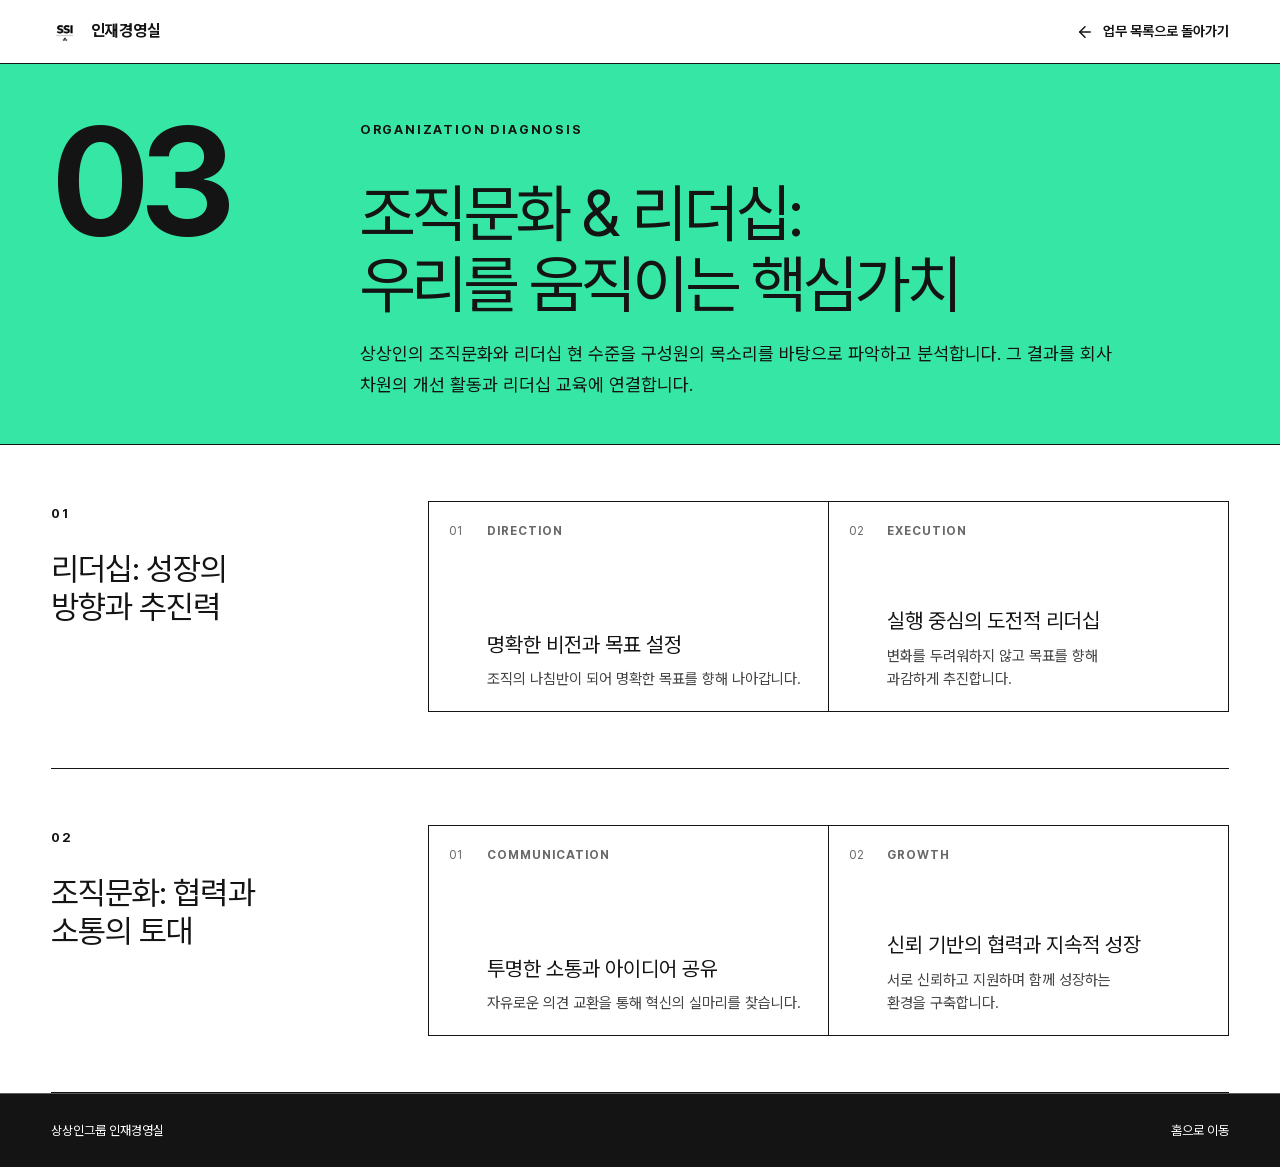
<file: work/diagnosis.html>
<!DOCTYPE html><html lang="ko"><head><meta charSet="utf-8"/><meta name="viewport" content="width=device-width, initial-scale=1"/><link rel="preload" href="../images/hr-logo.png" as="image"/><link rel="stylesheet" href="../site-assets/static/css/index.CWb8vuHV.css" data-rsc-css-href="../site-assets/static/css/index.CWb8vuHV.css" data-precedence="vite-rsc/importer-resources"/><title>상상인그룹 인재경영실</title><meta name="description" content="상상인그룹 인재경영실 구성원을 위한 조직 소개와 업무 허브"/>
</head><body><main class="detail-page"><header class="detail-header"><a class="brand" href="../"><img src="../images/hr-logo.png" alt=""/><span>인재경영실</span></a><a class="back-link" href="../#work"><svg xmlns="http://www.w3.org/2000/svg" width="18" height="18" viewBox="0 0 24 24" fill="none" stroke="currentColor" stroke-width="2" stroke-linecap="round" stroke-linejoin="round" class="lucide lucide-arrow-left" aria-hidden="true"><path d="m12 19-7-7 7-7"></path><path d="M19 12H5"></path></svg> 업무 목록으로 돌아가기</a></header><article><section class="detail-hero"><div class="detail-index">03</div><div class="detail-intro"><p class="section-label">ORGANIZATION DIAGNOSIS</p><h1><span class="title-line">조직문화 &amp; 리더십:</span><span class="title-line">우리를 움직이는 핵심가치</span></h1><p>상상인의 조직문화와 리더십 현 수준을 구성원의 목소리를 바탕으로 파악하고 분석합니다. 그 결과를 회사 차원의 개선 활동과 리더십 교육에 연결합니다.</p></div></section><div class="detail-sections"><section class="detail-section"><div class="detail-section-heading"><span>0<!-- -->1</span><h2>리더십: 성장의 방향과 추진력</h2></div><div class="detail-cards detail-cards-2"><div class="detail-card"><span>01</span><div><small>DIRECTION</small><h3>명확한 비전과 목표 설정</h3><p>조직의 나침반이 되어 명확한 목표를 향해 나아갑니다.</p></div></div><div class="detail-card"><span>02</span><div><small>EXECUTION</small><h3>실행 중심의 도전적 리더십</h3><p>변화를 두려워하지 않고 목표를 향해 과감하게 추진합니다.</p></div></div></div></section><section class="detail-section"><div class="detail-section-heading"><span>0<!-- -->2</span><h2>조직문화: 협력과 소통의 토대</h2></div><div class="detail-cards detail-cards-2"><div class="detail-card"><span>01</span><div><small>COMMUNICATION</small><h3>투명한 소통과 아이디어 공유</h3><p>자유로운 의견 교환을 통해 혁신의 실마리를 찾습니다.</p></div></div><div class="detail-card"><span>02</span><div><small>GROWTH</small><h3>신뢰 기반의 협력과 지속적 성장</h3><p>서로 신뢰하고 지원하며 함께 성장하는 환경을 구축합니다.</p></div></div></div></section></div></article><footer class="detail-footer"><span>상상인그룹 인재경영실</span><a href="../">홈으로 이동</a></footer></main></body></html>
</file>
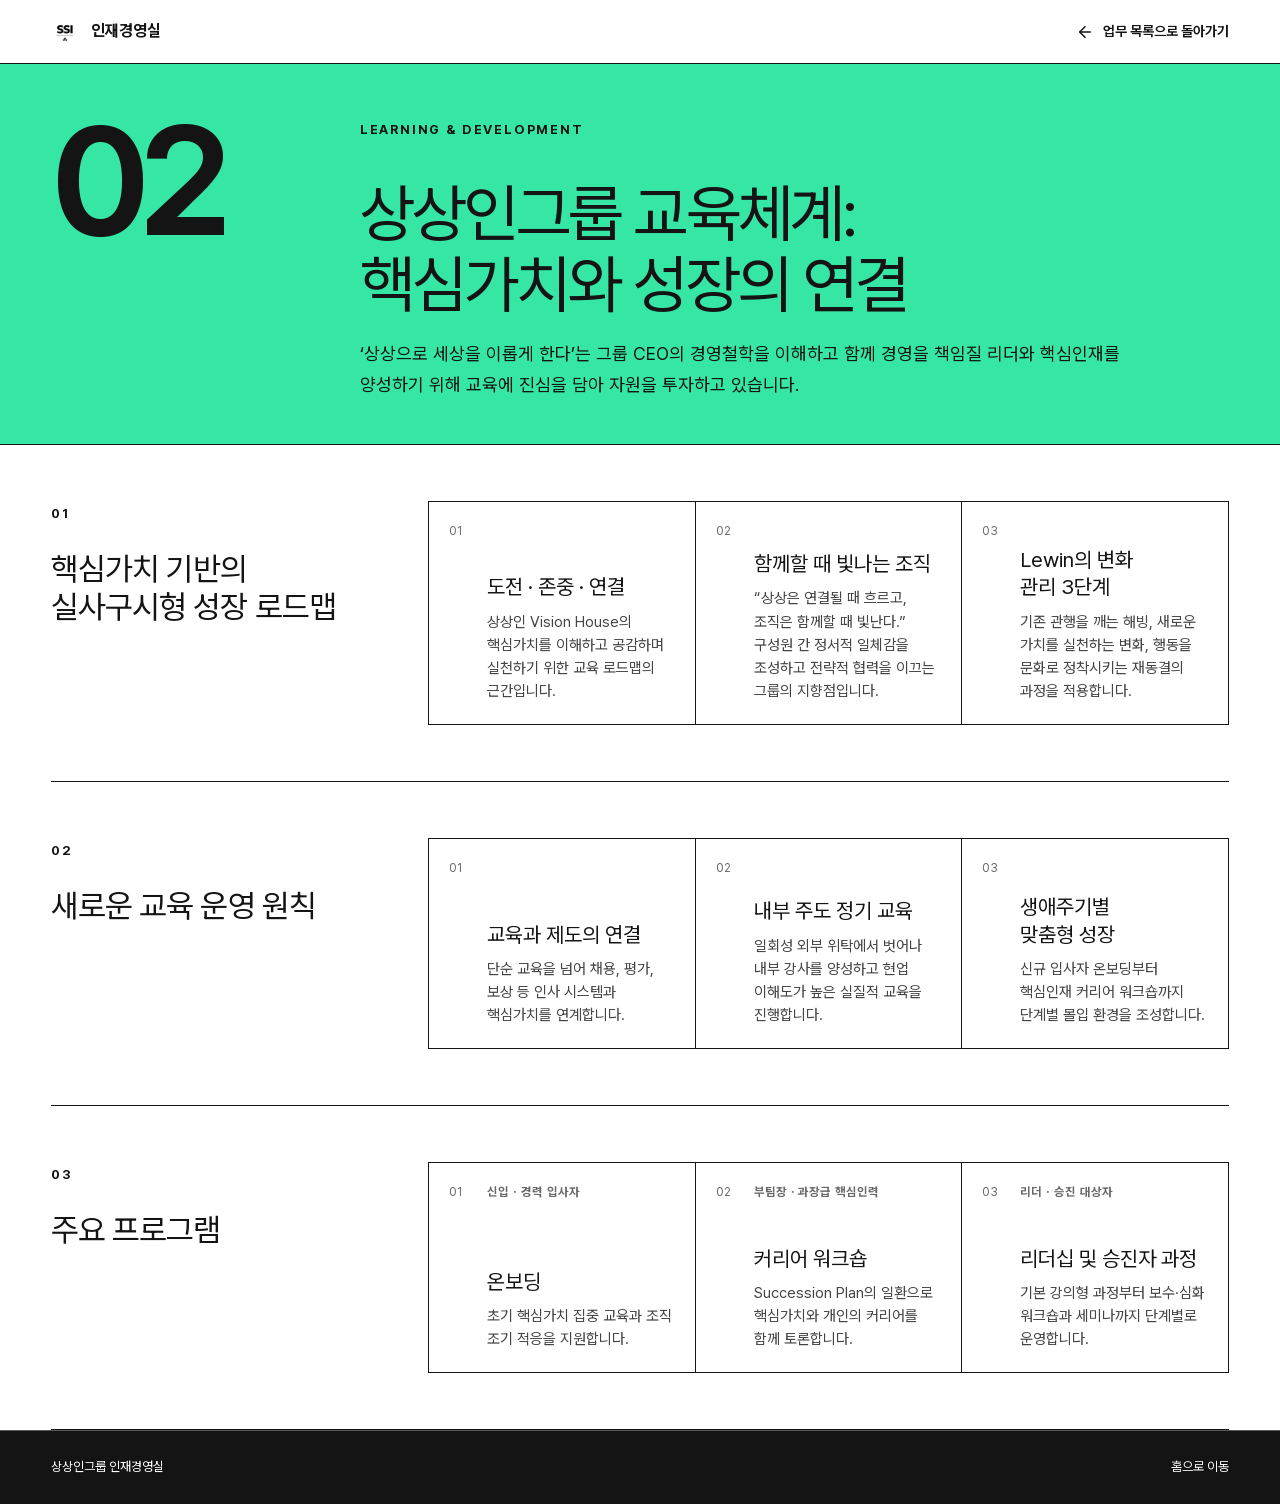
<file: work/education.html>
<!DOCTYPE html><html lang="ko"><head><meta charSet="utf-8"/><meta name="viewport" content="width=device-width, initial-scale=1"/><link rel="preload" href="../images/hr-logo.png" as="image"/><link rel="stylesheet" href="../site-assets/static/css/index.CWb8vuHV.css" data-rsc-css-href="../site-assets/static/css/index.CWb8vuHV.css" data-precedence="vite-rsc/importer-resources"/><title>상상인그룹 인재경영실</title><meta name="description" content="상상인그룹 인재경영실 구성원을 위한 조직 소개와 업무 허브"/>
</head><body><main class="detail-page"><header class="detail-header"><a class="brand" href="../"><img src="../images/hr-logo.png" alt=""/><span>인재경영실</span></a><a class="back-link" href="../#work"><svg xmlns="http://www.w3.org/2000/svg" width="18" height="18" viewBox="0 0 24 24" fill="none" stroke="currentColor" stroke-width="2" stroke-linecap="round" stroke-linejoin="round" class="lucide lucide-arrow-left" aria-hidden="true"><path d="m12 19-7-7 7-7"></path><path d="M19 12H5"></path></svg> 업무 목록으로 돌아가기</a></header><article><section class="detail-hero"><div class="detail-index">02</div><div class="detail-intro"><p class="section-label">LEARNING &amp; DEVELOPMENT</p><h1><span class="title-line">상상인그룹 교육체계:</span><span class="title-line">핵심가치와 성장의 연결</span></h1><p>‘상상으로 세상을 이롭게 한다’는 그룹 CEO의 경영철학을 이해하고 함께 경영을 책임질 리더와 핵심인재를 양성하기 위해 교육에 진심을 담아 자원을 투자하고 있습니다.</p></div></section><div class="detail-sections"><section class="detail-section"><div class="detail-section-heading"><span>0<!-- -->1</span><h2>핵심가치 기반의 실사구시형 성장 로드맵</h2></div><div class="detail-cards detail-cards-3"><div class="detail-card"><span>01</span><div><h3>도전 · 존중 · 연결</h3><p>상상인 Vision House의 핵심가치를 이해하고 공감하며 실천하기 위한 교육 로드맵의 근간입니다.</p></div></div><div class="detail-card"><span>02</span><div><h3>함께할 때 빛나는 조직</h3><p>“상상은 연결될 때 흐르고, 조직은 함께할 때 빛난다.” 구성원 간 정서적 일체감을 조성하고 전략적 협력을 이끄는 그룹의 지향점입니다.</p></div></div><div class="detail-card"><span>03</span><div><h3>Lewin의 변화 관리 3단계</h3><p>기존 관행을 깨는 해빙, 새로운 가치를 실천하는 변화, 행동을 문화로 정착시키는 재동결의 과정을 적용합니다.</p></div></div></div></section><section class="detail-section"><div class="detail-section-heading"><span>0<!-- -->2</span><h2>새로운 교육 운영 원칙</h2></div><div class="detail-cards detail-cards-3"><div class="detail-card"><span>01</span><div><h3>교육과 제도의 연결</h3><p>단순 교육을 넘어 채용, 평가, 보상 등 인사 시스템과 핵심가치를 연계합니다.</p></div></div><div class="detail-card"><span>02</span><div><h3>내부 주도 정기 교육</h3><p>일회성 외부 위탁에서 벗어나 내부 강사를 양성하고 현업 이해도가 높은 실질적 교육을 진행합니다.</p></div></div><div class="detail-card"><span>03</span><div><h3>생애주기별 맞춤형 성장</h3><p>신규 입사자 온보딩부터 핵심인재 커리어 워크숍까지 단계별 몰입 환경을 조성합니다.</p></div></div></div></section><section class="detail-section"><div class="detail-section-heading"><span>0<!-- -->3</span><h2>주요 프로그램</h2></div><div class="detail-cards detail-cards-3"><div class="detail-card"><span>01</span><div><small>신입 · 경력 입사자</small><h3>온보딩</h3><p>초기 핵심가치 집중 교육과 조직 조기 적응을 지원합니다.</p></div></div><div class="detail-card"><span>02</span><div><small>부팀장 · 과장급 핵심인력</small><h3>커리어 워크숍</h3><p>Succession Plan의 일환으로 핵심가치와 개인의 커리어를 함께 토론합니다.</p></div></div><div class="detail-card"><span>03</span><div><small>리더 · 승진 대상자</small><h3>리더십 및 승진자 과정</h3><p>기본 강의형 과정부터 보수·심화 워크숍과 세미나까지 단계별로 운영합니다.</p></div></div></div></section></div></article><footer class="detail-footer"><span>상상인그룹 인재경영실</span><a href="../">홈으로 이동</a></footer></main></body></html>
</file>
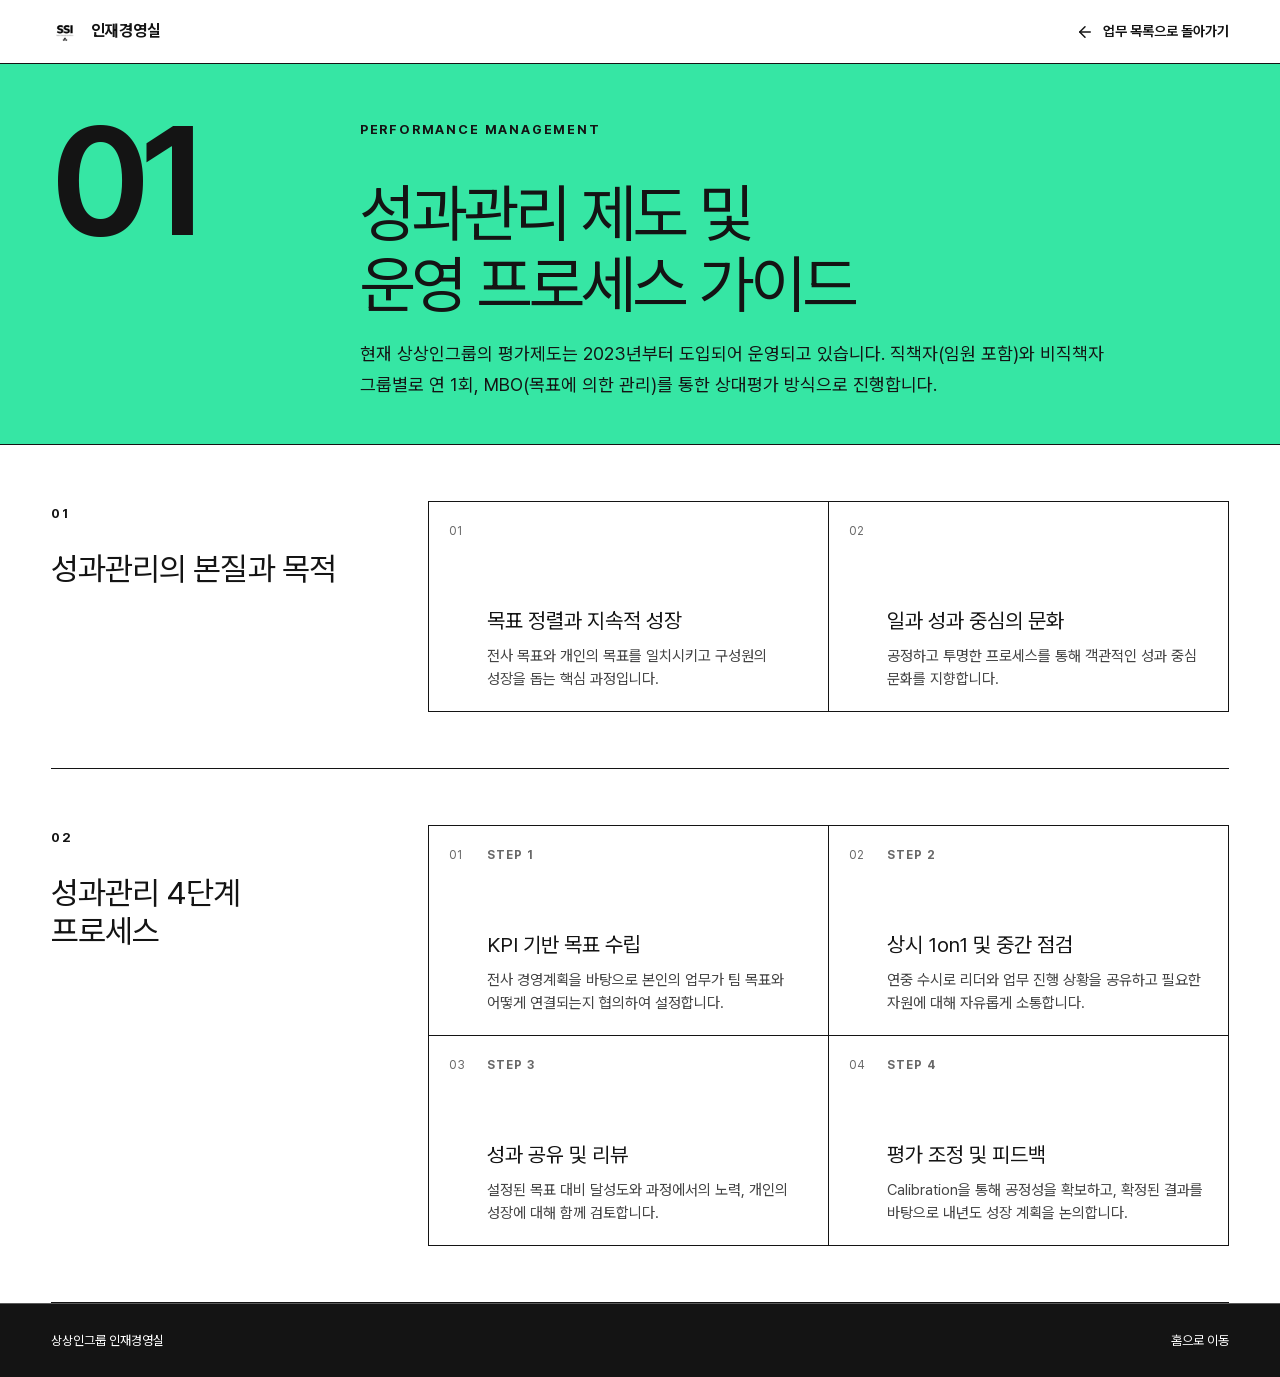
<file: work/performance.html>
<!DOCTYPE html><html lang="ko"><head><meta charSet="utf-8"/><meta name="viewport" content="width=device-width, initial-scale=1"/><link rel="preload" href="../images/hr-logo.png" as="image"/><link rel="stylesheet" href="../site-assets/static/css/index.CWb8vuHV.css" data-rsc-css-href="../site-assets/static/css/index.CWb8vuHV.css" data-precedence="vite-rsc/importer-resources"/><title>상상인그룹 인재경영실</title><meta name="description" content="상상인그룹 인재경영실 구성원을 위한 조직 소개와 업무 허브"/>
</head><body><main class="detail-page"><header class="detail-header"><a class="brand" href="../"><img src="../images/hr-logo.png" alt=""/><span>인재경영실</span></a><a class="back-link" href="../#work"><svg xmlns="http://www.w3.org/2000/svg" width="18" height="18" viewBox="0 0 24 24" fill="none" stroke="currentColor" stroke-width="2" stroke-linecap="round" stroke-linejoin="round" class="lucide lucide-arrow-left" aria-hidden="true"><path d="m12 19-7-7 7-7"></path><path d="M19 12H5"></path></svg> 업무 목록으로 돌아가기</a></header><article><section class="detail-hero"><div class="detail-index">01</div><div class="detail-intro"><p class="section-label">PERFORMANCE MANAGEMENT</p><h1><span class="title-line">성과관리 제도 및</span><span class="title-line">운영 프로세스 가이드</span></h1><p>현재 상상인그룹의 평가제도는 2023년부터 도입되어 운영되고 있습니다. 직책자(임원 포함)와 비직책자 그룹별로 연 1회, MBO(목표에 의한 관리)를 통한 상대평가 방식으로 진행합니다.</p></div></section><div class="detail-sections"><section class="detail-section"><div class="detail-section-heading"><span>0<!-- -->1</span><h2>성과관리의 본질과 목적</h2></div><div class="detail-cards detail-cards-2"><div class="detail-card"><span>01</span><div><h3>목표 정렬과 지속적 성장</h3><p>전사 목표와 개인의 목표를 일치시키고 구성원의 성장을 돕는 핵심 과정입니다.</p></div></div><div class="detail-card"><span>02</span><div><h3>일과 성과 중심의 문화</h3><p>공정하고 투명한 프로세스를 통해 객관적인 성과 중심 문화를 지향합니다.</p></div></div></div></section><section class="detail-section"><div class="detail-section-heading"><span>0<!-- -->2</span><h2>성과관리 4단계 프로세스</h2></div><div class="detail-cards detail-cards-4"><div class="detail-card"><span>01</span><div><small>STEP 1</small><h3>KPI 기반 목표 수립</h3><p>전사 경영계획을 바탕으로 본인의 업무가 팀 목표와 어떻게 연결되는지 협의하여 설정합니다.</p></div></div><div class="detail-card"><span>02</span><div><small>STEP 2</small><h3>상시 1on1 및 중간 점검</h3><p>연중 수시로 리더와 업무 진행 상황을 공유하고 필요한 자원에 대해 자유롭게 소통합니다.</p></div></div><div class="detail-card"><span>03</span><div><small>STEP 3</small><h3>성과 공유 및 리뷰</h3><p>설정된 목표 대비 달성도와 과정에서의 노력, 개인의 성장에 대해 함께 검토합니다.</p></div></div><div class="detail-card"><span>04</span><div><small>STEP 4</small><h3>평가 조정 및 피드백</h3><p>Calibration을 통해 공정성을 확보하고, 확정된 결과를 바탕으로 내년도 성장 계획을 논의합니다.</p></div></div></div></section></div></article><footer class="detail-footer"><span>상상인그룹 인재경영실</span><a href="../">홈으로 이동</a></footer></main></body></html>
</file>
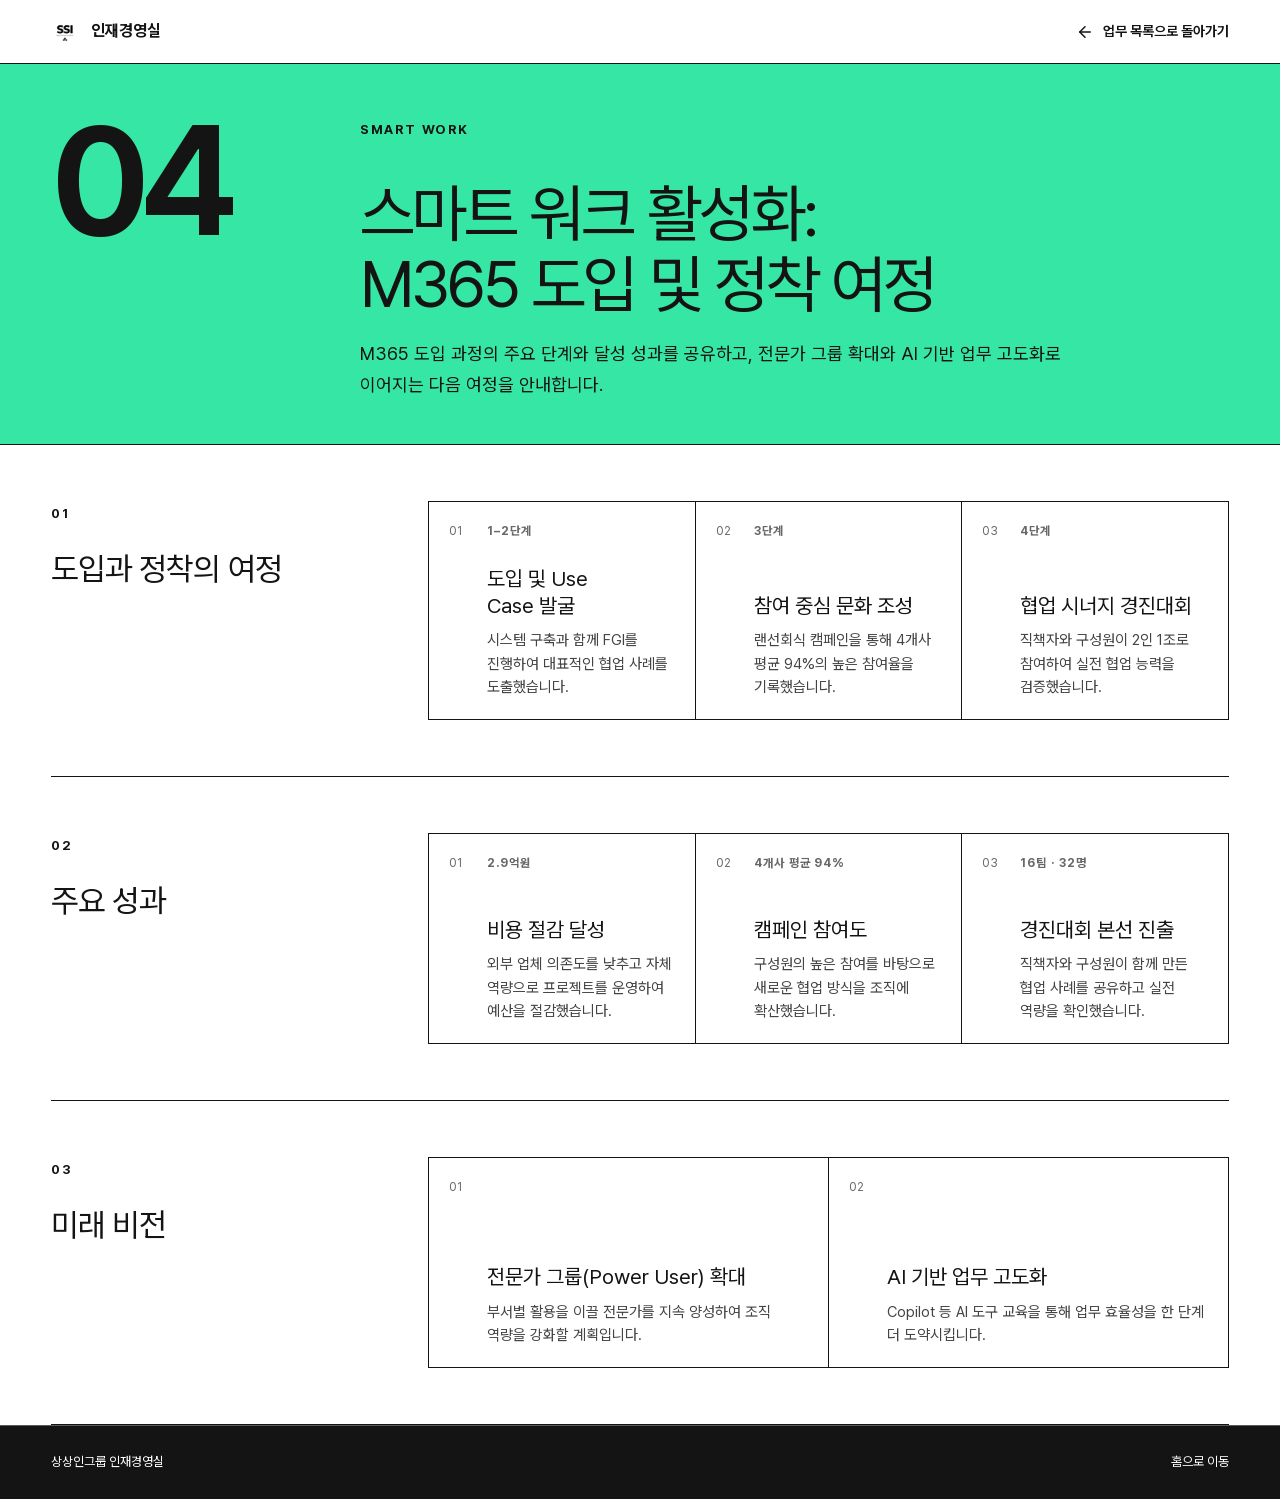
<file: work/smart-work.html>
<!DOCTYPE html><html lang="ko"><head><meta charSet="utf-8"/><meta name="viewport" content="width=device-width, initial-scale=1"/><link rel="preload" href="../images/hr-logo.png" as="image"/><link rel="stylesheet" href="../site-assets/static/css/index.CWb8vuHV.css" data-rsc-css-href="../site-assets/static/css/index.CWb8vuHV.css" data-precedence="vite-rsc/importer-resources"/><title>상상인그룹 인재경영실</title><meta name="description" content="상상인그룹 인재경영실 구성원을 위한 조직 소개와 업무 허브"/>
</head><body><main class="detail-page"><header class="detail-header"><a class="brand" href="../"><img src="../images/hr-logo.png" alt=""/><span>인재경영실</span></a><a class="back-link" href="../#work"><svg xmlns="http://www.w3.org/2000/svg" width="18" height="18" viewBox="0 0 24 24" fill="none" stroke="currentColor" stroke-width="2" stroke-linecap="round" stroke-linejoin="round" class="lucide lucide-arrow-left" aria-hidden="true"><path d="m12 19-7-7 7-7"></path><path d="M19 12H5"></path></svg> 업무 목록으로 돌아가기</a></header><article><section class="detail-hero"><div class="detail-index">04</div><div class="detail-intro"><p class="section-label">SMART WORK</p><h1><span class="title-line">스마트 워크 활성화:</span><span class="title-line">M365 도입 및 정착 여정</span></h1><p>M365 도입 과정의 주요 단계와 달성 성과를 공유하고, 전문가 그룹 확대와 AI 기반 업무 고도화로 이어지는 다음 여정을 안내합니다.</p></div></section><div class="detail-sections"><section class="detail-section"><div class="detail-section-heading"><span>0<!-- -->1</span><h2>도입과 정착의 여정</h2></div><div class="detail-cards detail-cards-3"><div class="detail-card"><span>01</span><div><small>1–2단계</small><h3>도입 및 Use Case 발굴</h3><p>시스템 구축과 함께 FGI를 진행하여 대표적인 협업 사례를 도출했습니다.</p></div></div><div class="detail-card"><span>02</span><div><small>3단계</small><h3>참여 중심 문화 조성</h3><p>랜선회식 캠페인을 통해 4개사 평균 94%의 높은 참여율을 기록했습니다.</p></div></div><div class="detail-card"><span>03</span><div><small>4단계</small><h3>협업 시너지 경진대회</h3><p>직책자와 구성원이 2인 1조로 참여하여 실전 협업 능력을 검증했습니다.</p></div></div></div></section><section class="detail-section"><div class="detail-section-heading"><span>0<!-- -->2</span><h2>주요 성과</h2></div><div class="detail-cards detail-cards-3"><div class="detail-card"><span>01</span><div><small>2.9억원</small><h3>비용 절감 달성</h3><p>외부 업체 의존도를 낮추고 자체 역량으로 프로젝트를 운영하여 예산을 절감했습니다.</p></div></div><div class="detail-card"><span>02</span><div><small>4개사 평균 94%</small><h3>캠페인 참여도</h3><p>구성원의 높은 참여를 바탕으로 새로운 협업 방식을 조직에 확산했습니다.</p></div></div><div class="detail-card"><span>03</span><div><small>16팀 · 32명</small><h3>경진대회 본선 진출</h3><p>직책자와 구성원이 함께 만든 협업 사례를 공유하고 실전 역량을 확인했습니다.</p></div></div></div></section><section class="detail-section"><div class="detail-section-heading"><span>0<!-- -->3</span><h2>미래 비전</h2></div><div class="detail-cards detail-cards-2"><div class="detail-card"><span>01</span><div><h3>전문가 그룹(Power User) 확대</h3><p>부서별 활용을 이끌 전문가를 지속 양성하여 조직 역량을 강화할 계획입니다.</p></div></div><div class="detail-card"><span>02</span><div><h3>AI 기반 업무 고도화</h3><p>Copilot 등 AI 도구 교육을 통해 업무 효율성을 한 단계 더 도약시킵니다.</p></div></div></div></section></div></article><footer class="detail-footer"><span>상상인그룹 인재경영실</span><a href="../">홈으로 이동</a></footer></main></body></html>
</file>
